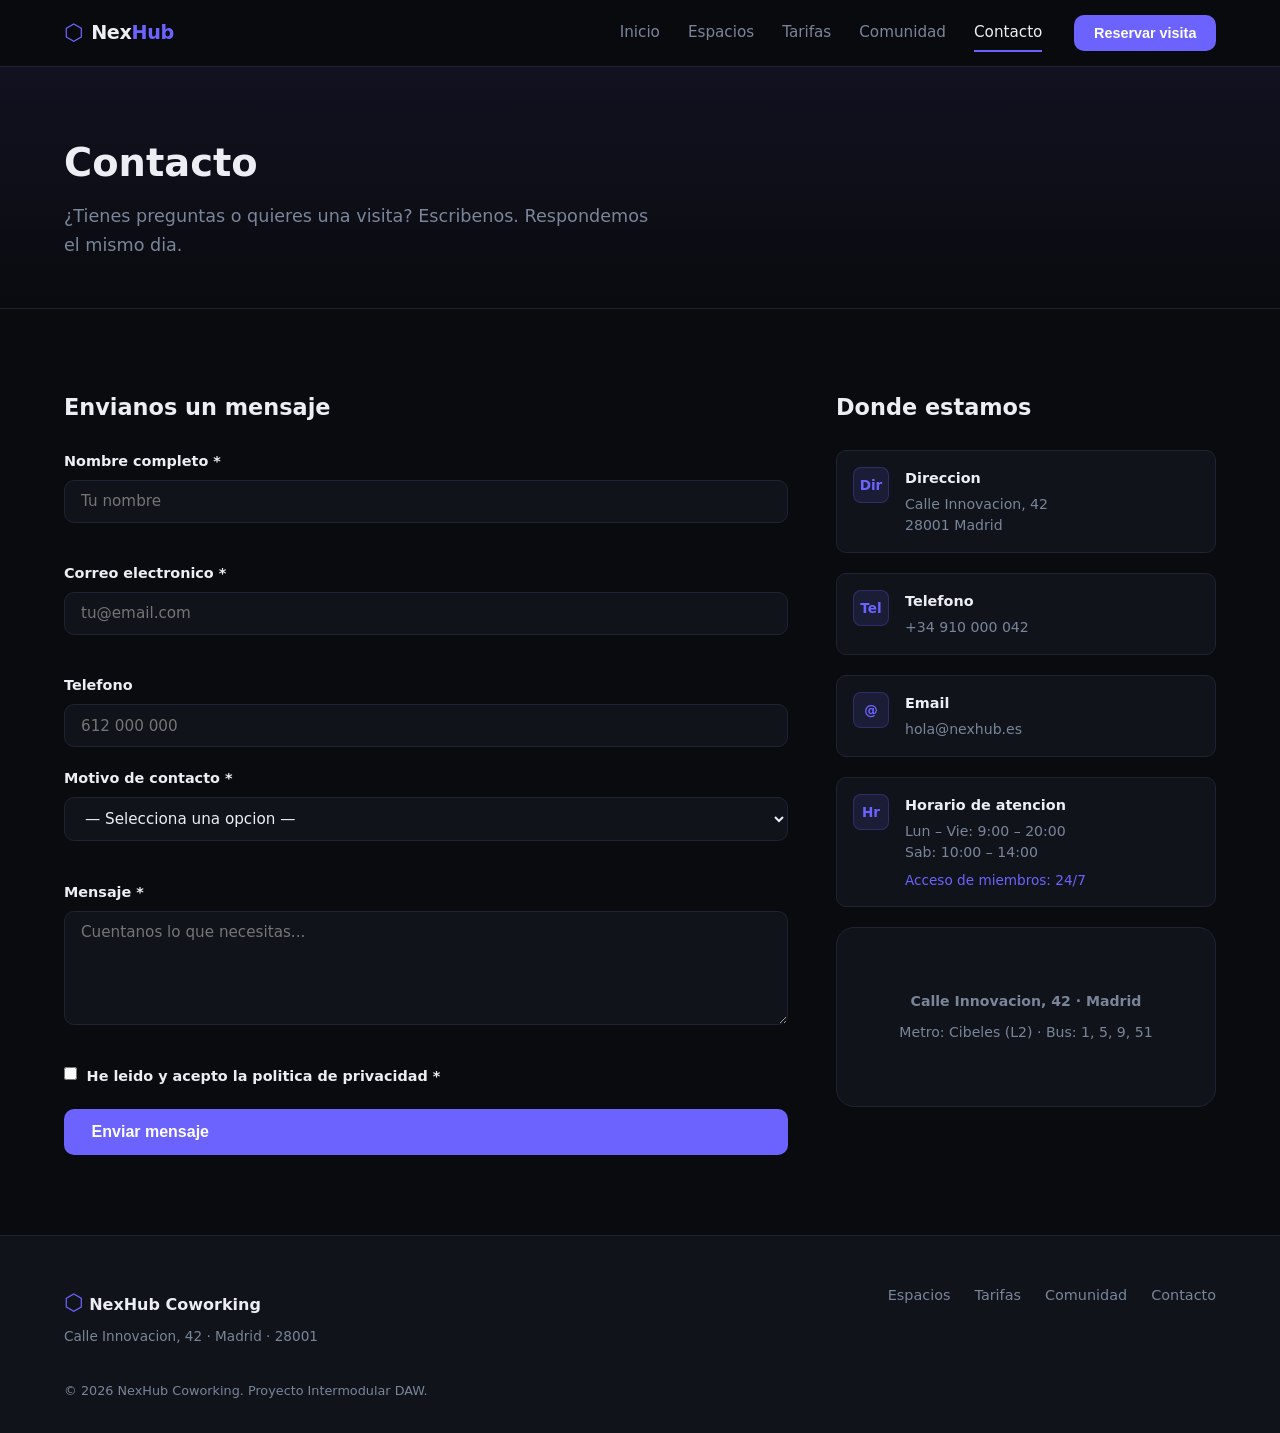
<file: 02_Lenguaje_de_Marcas/contacto.html>
<!DOCTYPE html>
<html lang="es">
<head>
  <meta charset="UTF-8" />
  <meta name="viewport" content="width=device-width, initial-scale=1.0" />
  <title>Contacto — NexHub Coworking</title>
  <link rel="icon" type="image/svg+xml" href="assets/images/favicon.svg" />
  <link rel="stylesheet" href="assets/css/style.css" />
</head>
<body>
  <header class="header">
    <div class="container header__inner">
      <a href="index.html" class="logo"><span class="logo__icon">&#x2B21;</span><span class="logo__text">Nex<strong>Hub</strong></span></a>
      <nav class="nav" id="nav">
        <a href="index.html" class="nav__link">Inicio</a>
        <a href="espacios.html" class="nav__link">Espacios</a>
        <a href="tarifas.html" class="nav__link">Tarifas</a>
        <a href="comunidad.html" class="nav__link">Comunidad</a>
        <a href="contacto.html" class="nav__link nav__link--active">Contacto</a>
      </nav>
      <button class="btn btn--primary btn--sm" onclick="location.href='contacto.html'">Reservar visita</button>
      <button class="nav__toggle" id="navToggle" aria-label="Abrir menu" aria-expanded="false">
        <svg class="icon-menu" width="18" height="18" viewBox="0 0 18 18" fill="none" stroke="currentColor" stroke-width="2" stroke-linecap="round"><line x1="2" y1="4" x2="16" y2="4"/><line x1="2" y1="9" x2="16" y2="9"/><line x1="2" y1="14" x2="16" y2="14"/></svg>
        <svg class="icon-close" width="18" height="18" viewBox="0 0 18 18" fill="none" stroke="currentColor" stroke-width="2" stroke-linecap="round"><line x1="3" y1="3" x2="15" y2="15"/><line x1="15" y1="3" x2="3" y2="15"/></svg>
      </button>
    </div>
  </header>

  <section class="page-hero reveal">
    <div class="container">
      <h1>Contacto</h1>
      <p>¿Tienes preguntas o quieres una visita? Escribenos. Respondemos el mismo dia.</p>
    </div>
  </section>

  <section class="section">
    <div class="container contact__layout">
      <div class="contact__form-wrap reveal--left">
        <h2>Envianos un mensaje</h2>
        <form class="contact-form" id="contactForm" novalidate>
          <div class="form__group">
            <label for="nombre">Nombre completo *</label>
            <input type="text" id="nombre" name="nombre" placeholder="Tu nombre" required />
            <span class="form__error" id="errNombre"></span>
          </div>
          <div class="form__group">
            <label for="email">Correo electronico *</label>
            <input type="email" id="email" name="email" placeholder="tu@email.com" required />
            <span class="form__error" id="errEmail"></span>
          </div>
          <div class="form__group">
            <label for="telefono">Telefono</label>
            <input type="tel" id="telefono" name="telefono" placeholder="612 000 000" />
          </div>
          <div class="form__group">
            <label for="motivo">Motivo de contacto *</label>
            <select id="motivo" name="motivo" required>
              <option value="">— Selecciona una opcion —</option>
              <option value="visita">Solicitar visita gratuita</option>
              <option value="info_tarifas">Informacion sobre tarifas</option>
              <option value="reserva_sala">Reservar sala puntual</option>
              <option value="empresa">Consulta para empresa/equipo</option>
              <option value="otro">Otro</option>
            </select>
            <span class="form__error" id="errMotivo"></span>
          </div>
          <div class="form__group">
            <label for="mensaje">Mensaje *</label>
            <textarea id="mensaje" name="mensaje" rows="5" placeholder="Cuentanos lo que necesitas..." required></textarea>
            <span class="form__error" id="errMensaje"></span>
          </div>
          <div class="form__group form__group--check">
            <input type="checkbox" id="privacidad" name="privacidad" required />
            <label for="privacidad">He leido y acepto la politica de privacidad *</label>
            <span class="form__error" id="errPrivacidad"></span>
          </div>
          <button type="submit" class="btn btn--primary">Enviar mensaje</button>
          <p class="form__success" id="formSuccess" style="display:none">Mensaje enviado. Te respondemos en menos de 24h.</p>
        </form>
      </div>

      <div class="contact__info reveal--right">
        <h2>Donde estamos</h2>
        <div class="contact__info-item">
          <div class="contact__info-icon">Dir</div>
          <div><strong>Direccion</strong><p>Calle Innovacion, 42<br/>28001 Madrid</p></div>
        </div>
        <div class="contact__info-item">
          <div class="contact__info-icon">Tel</div>
          <div><strong>Telefono</strong><p>+34 910 000 042</p></div>
        </div>
        <div class="contact__info-item">
          <div class="contact__info-icon">@</div>
          <div><strong>Email</strong><p>hola@nexhub.es</p></div>
        </div>
        <div class="contact__info-item">
          <div class="contact__info-icon">Hr</div>
          <div><strong>Horario de atencion</strong><p>Lun – Vie: 9:00 – 20:00<br/>Sab: 10:00 – 14:00</p><p style="font-size:.85rem;color:var(--color-accent);margin-top:.4rem">Acceso de miembros: 24/7</p></div>
        </div>
        <div class="map-placeholder">
          <strong>Calle Innovacion, 42 · Madrid</strong>
          <p>Metro: Cibeles (L2) · Bus: 1, 5, 9, 51</p>
        </div>
      </div>
    </div>
  </section>

  <footer class="footer">
    <div class="container footer__inner">
      <div class="footer__brand">
        <span class="logo__icon">&#x2B21;</span> <strong>NexHub</strong> Coworking
        <p>Calle Innovacion, 42 · Madrid · 28001</p>
      </div>
      <div class="footer__links">
        <a href="espacios.html">Espacios</a>
        <a href="tarifas.html">Tarifas</a>
        <a href="comunidad.html">Comunidad</a>
        <a href="contacto.html">Contacto</a>
      </div>
      <p class="footer__copy">&copy; <span id="footer-year"></span> NexHub Coworking. Proyecto Intermodular DAW.</p>
    </div>
  </footer>
  <script src="assets/js/main.js"></script>
</body>
</html>
</file>
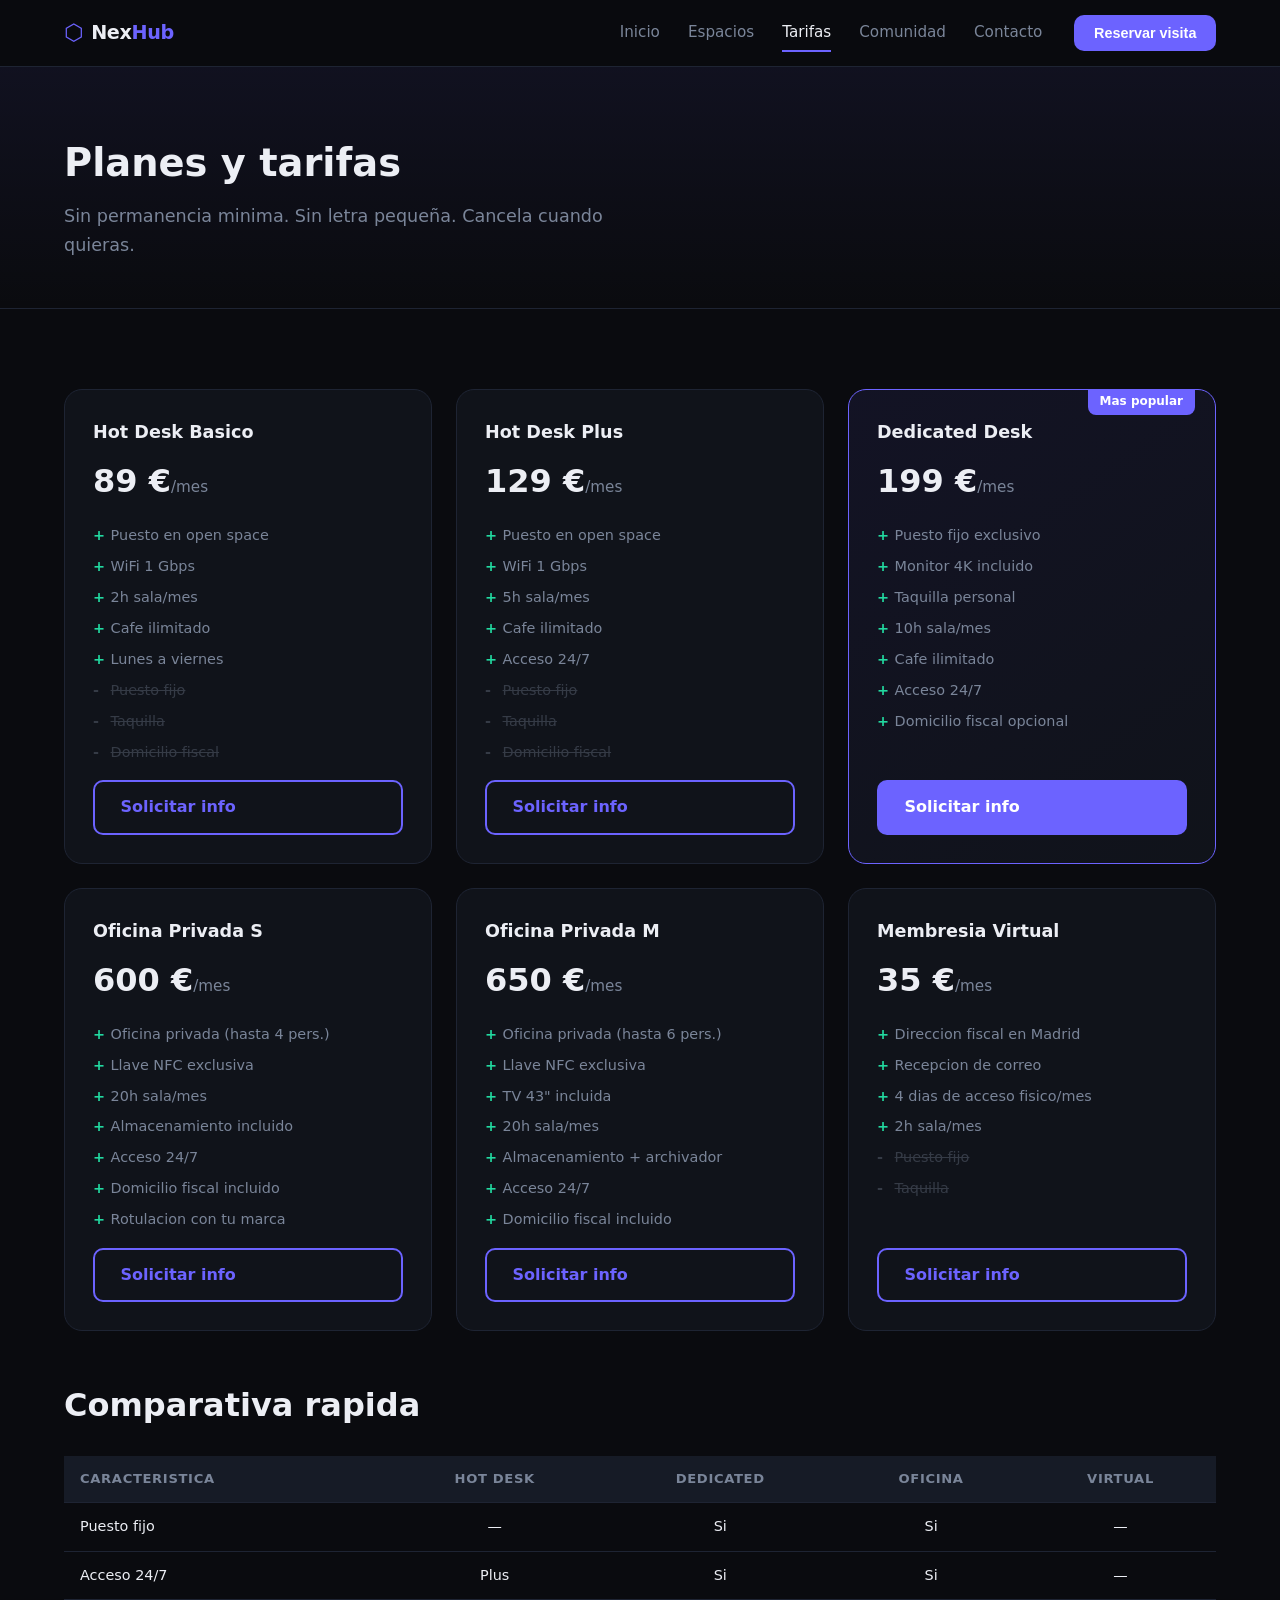
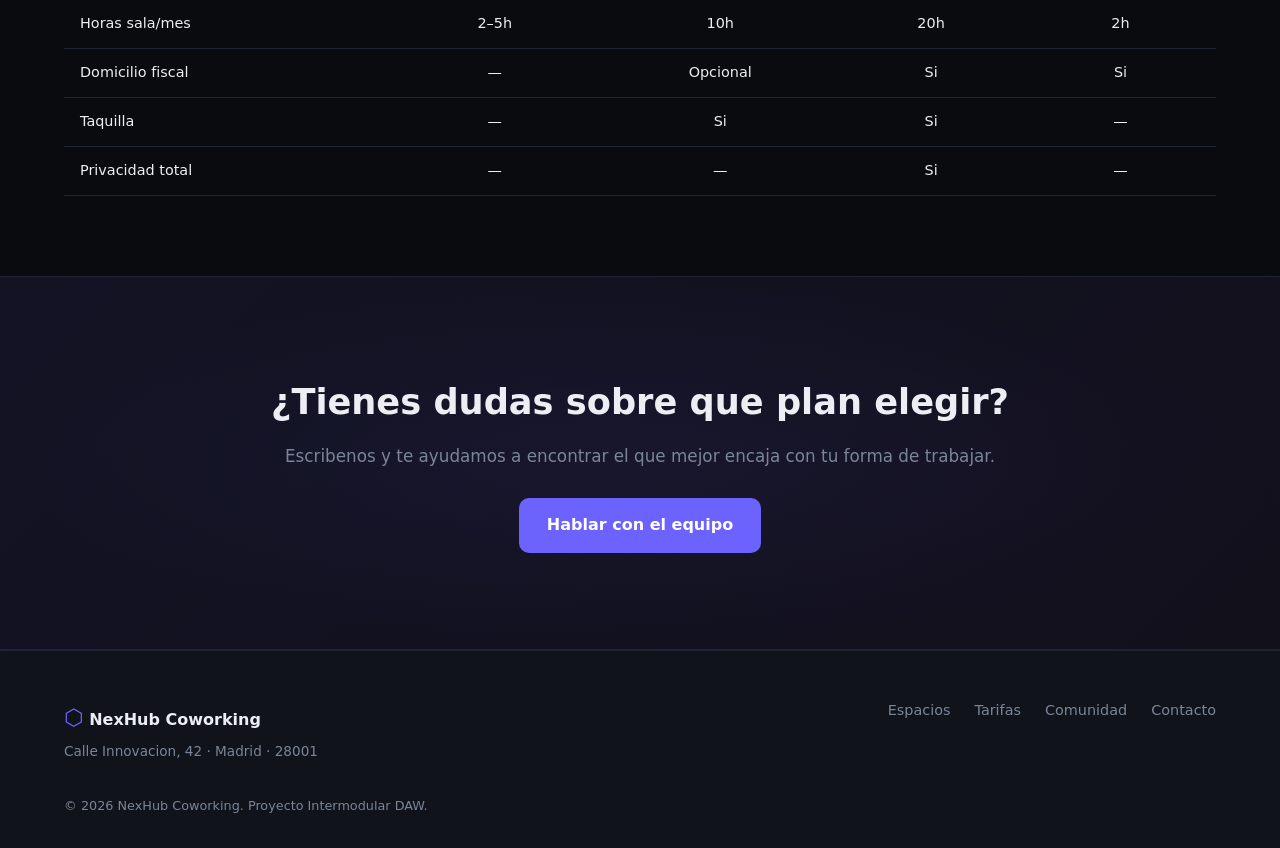
<file: 02_Lenguaje_de_Marcas/tarifas.html>
<!DOCTYPE html>
<html lang="es">
<head>
  <meta charset="UTF-8" />
  <meta name="viewport" content="width=device-width, initial-scale=1.0" />
  <title>Tarifas — NexHub Coworking</title>
  <link rel="icon" type="image/svg+xml" href="assets/images/favicon.svg" />
  <link rel="stylesheet" href="assets/css/style.css" />
</head>
<body>
  <header class="header">
    <div class="container header__inner">
      <a href="index.html" class="logo"><span class="logo__icon">&#x2B21;</span><span class="logo__text">Nex<strong>Hub</strong></span></a>
      <nav class="nav" id="nav">
        <a href="index.html" class="nav__link">Inicio</a>
        <a href="espacios.html" class="nav__link">Espacios</a>
        <a href="tarifas.html" class="nav__link nav__link--active">Tarifas</a>
        <a href="comunidad.html" class="nav__link">Comunidad</a>
        <a href="contacto.html" class="nav__link">Contacto</a>
      </nav>
      <button class="btn btn--primary btn--sm" onclick="location.href='contacto.html'">Reservar visita</button>
      <button class="nav__toggle" id="navToggle" aria-label="Abrir menu" aria-expanded="false">
        <svg class="icon-menu" width="18" height="18" viewBox="0 0 18 18" fill="none" stroke="currentColor" stroke-width="2" stroke-linecap="round"><line x1="2" y1="4" x2="16" y2="4"/><line x1="2" y1="9" x2="16" y2="9"/><line x1="2" y1="14" x2="16" y2="14"/></svg>
        <svg class="icon-close" width="18" height="18" viewBox="0 0 18 18" fill="none" stroke="currentColor" stroke-width="2" stroke-linecap="round"><line x1="3" y1="3" x2="15" y2="15"/><line x1="15" y1="3" x2="3" y2="15"/></svg>
      </button>
    </div>
  </header>

  <section class="page-hero reveal">
    <div class="container">
      <h1>Planes y tarifas</h1>
      <p>Sin permanencia minima. Sin letra pequeña. Cancela cuando quieras.</p>
    </div>
  </section>

  <section class="section">
    <div class="container">
      <div class="pricing__grid">
        <div class="pricing-card reveal reveal-delay-1">
          <div class="pricing-card__header"><h3>Hot Desk Basico</h3><div class="pricing-card__price"><strong>89 €</strong><span>/mes</span></div></div>
          <ul class="pricing-card__features">
            <li>Puesto en open space</li><li>WiFi 1 Gbps</li><li>2h sala/mes</li><li>Cafe ilimitado</li><li>Lunes a viernes</li>
            <li class="disabled">Puesto fijo</li><li class="disabled">Taquilla</li><li class="disabled">Domicilio fiscal</li>
          </ul>
          <a href="contacto.html" class="btn btn--outline">Solicitar info</a>
        </div>
        <div class="pricing-card reveal reveal-delay-2">
          <div class="pricing-card__header"><h3>Hot Desk Plus</h3><div class="pricing-card__price"><strong>129 €</strong><span>/mes</span></div></div>
          <ul class="pricing-card__features">
            <li>Puesto en open space</li><li>WiFi 1 Gbps</li><li>5h sala/mes</li><li>Cafe ilimitado</li><li>Acceso 24/7</li>
            <li class="disabled">Puesto fijo</li><li class="disabled">Taquilla</li><li class="disabled">Domicilio fiscal</li>
          </ul>
          <a href="contacto.html" class="btn btn--outline">Solicitar info</a>
        </div>
        <div class="pricing-card pricing-card--featured reveal reveal-delay-3">
          <span class="pricing-card__badge">Mas popular</span>
          <div class="pricing-card__header"><h3>Dedicated Desk</h3><div class="pricing-card__price"><strong>199 €</strong><span>/mes</span></div></div>
          <ul class="pricing-card__features">
            <li>Puesto fijo exclusivo</li><li>Monitor 4K incluido</li><li>Taquilla personal</li><li>10h sala/mes</li><li>Cafe ilimitado</li><li>Acceso 24/7</li><li>Domicilio fiscal opcional</li>
          </ul>
          <a href="contacto.html" class="btn btn--primary">Solicitar info</a>
        </div>
        <div class="pricing-card reveal reveal-delay-4">
          <div class="pricing-card__header"><h3>Oficina Privada S</h3><div class="pricing-card__price"><strong>600 €</strong><span>/mes</span></div></div>
          <ul class="pricing-card__features">
            <li>Oficina privada (hasta 4 pers.)</li><li>Llave NFC exclusiva</li><li>20h sala/mes</li><li>Almacenamiento incluido</li><li>Acceso 24/7</li><li>Domicilio fiscal incluido</li><li>Rotulacion con tu marca</li>
          </ul>
          <a href="contacto.html" class="btn btn--outline">Solicitar info</a>
        </div>
        <div class="pricing-card reveal reveal-delay-5">
          <div class="pricing-card__header"><h3>Oficina Privada M</h3><div class="pricing-card__price"><strong>650 €</strong><span>/mes</span></div></div>
          <ul class="pricing-card__features">
            <li>Oficina privada (hasta 6 pers.)</li><li>Llave NFC exclusiva</li><li>TV 43" incluida</li><li>20h sala/mes</li><li>Almacenamiento + archivador</li><li>Acceso 24/7</li><li>Domicilio fiscal incluido</li>
          </ul>
          <a href="contacto.html" class="btn btn--outline">Solicitar info</a>
        </div>
        <div class="pricing-card reveal reveal-delay-6">
          <div class="pricing-card__header"><h3>Membresia Virtual</h3><div class="pricing-card__price"><strong>35 €</strong><span>/mes</span></div></div>
          <ul class="pricing-card__features">
            <li>Direccion fiscal en Madrid</li><li>Recepcion de correo</li><li>4 dias de acceso fisico/mes</li><li>2h sala/mes</li>
            <li class="disabled">Puesto fijo</li><li class="disabled">Taquilla</li>
          </ul>
          <a href="contacto.html" class="btn btn--outline">Solicitar info</a>
        </div>
      </div>

      <div class="compare-table-wrap reveal" style="margin-top:3rem">
        <h2 class="section__title" style="margin-bottom:1.5rem">Comparativa rapida</h2>
        <table class="compare-table">
          <thead><tr><th>Caracteristica</th><th>Hot Desk</th><th>Dedicated</th><th>Oficina</th><th>Virtual</th></tr></thead>
          <tbody>
            <tr><td>Puesto fijo</td><td>—</td><td>Si</td><td>Si</td><td>—</td></tr>
            <tr><td>Acceso 24/7</td><td>Plus</td><td>Si</td><td>Si</td><td>—</td></tr>
            <tr><td>Horas sala/mes</td><td>2–5h</td><td>10h</td><td>20h</td><td>2h</td></tr>
            <tr><td>Domicilio fiscal</td><td>—</td><td>Opcional</td><td>Si</td><td>Si</td></tr>
            <tr><td>Taquilla</td><td>—</td><td>Si</td><td>Si</td><td>—</td></tr>
            <tr><td>Privacidad total</td><td>—</td><td>—</td><td>Si</td><td>—</td></tr>
          </tbody>
        </table>
      </div>
    </div>
  </section>

  <section class="cta-section">
    <div class="container cta-section__inner reveal--scale">
      <h2>¿Tienes dudas sobre que plan elegir?</h2>
      <p>Escribenos y te ayudamos a encontrar el que mejor encaja con tu forma de trabajar.</p>
      <a href="contacto.html" class="btn btn--primary">Hablar con el equipo</a>
    </div>
  </section>

  <footer class="footer">
    <div class="container footer__inner">
      <div class="footer__brand">
        <span class="logo__icon">&#x2B21;</span> <strong>NexHub</strong> Coworking
        <p>Calle Innovacion, 42 · Madrid · 28001</p>
      </div>
      <div class="footer__links">
        <a href="espacios.html">Espacios</a>
        <a href="tarifas.html">Tarifas</a>
        <a href="comunidad.html">Comunidad</a>
        <a href="contacto.html">Contacto</a>
      </div>
      <p class="footer__copy">&copy; <span id="footer-year"></span> NexHub Coworking. Proyecto Intermodular DAW.</p>
    </div>
  </footer>
  <script src="assets/js/main.js"></script>
</body>
</html>
</file>
<file: 02_Lenguaje_de_Marcas/assets/css/style.css>
/* ============================================================
   NexHub Coworking — Hoja de estilos principal
   Modulo: Lenguajes de Marcas (0373)
   ============================================================ */


/* ---------- VARIABLES ---------- */

:root {
  --color-bg: #0a0b0f;
  --color-surface: #10131a;
  --color-surface2: #161b26;
  --color-border: #1e2433;
  --color-text: #eceef4;
  --color-muted: #7a8599;
  --color-accent: #6c63ff;
  --color-accent-h: #8b83ff;
  --color-green: #22d9a0;
  --color-blue: #3b9eff;
  --color-purple: #b06bff;
  --color-white: #ffffff;
  --font-main: 'Segoe UI', system-ui, -apple-system, sans-serif;
  --radius: 10px;
  --radius-lg: 18px;
  --shadow: 0 4px 24px rgba(0, 0, 0, .45);
  --shadow-lg: 0 12px 50px rgba(0, 0, 0, .65);
  --transition: 0.2s ease;
  --max-width: 1200px;
}


/* ---------- RESET ---------- */

*,
*::before,
*::after {
  box-sizing: border-box;
  margin: 0;
  padding: 0;
}

html {
  scroll-behavior: smooth;
}

body {
  font-family: var(--font-main);
  background: var(--color-bg);
  color: var(--color-text);
  line-height: 1.65;
  font-size: 16px;
  overflow-x: hidden;
}

img {
  max-width: 100%;
  display: block;
  object-fit: cover;
}

a {
  color: var(--color-accent);
  text-decoration: none;
  transition: color var(--transition);
}

a:hover {
  color: var(--color-accent-h);
}

ul {
  list-style: none;
}


/* ---------- CONTAINER ---------- */

.container {
  max-width: var(--max-width);
  margin: 0 auto;
  padding: 0 1.5rem;
}


/* ============================================================
   ANIMACIONES DE SCROLL
   ============================================================ */

.reveal {
  opacity: 0;
  transform: translateY(32px);
  transition: opacity 0.6s ease, transform 0.6s ease;
}

.reveal.visible {
  opacity: 1;
  transform: translateY(0);
}

.reveal--left {
  opacity: 0;
  transform: translateX(-40px);
  transition: opacity 0.65s ease, transform 0.65s ease;
}

.reveal--right {
  opacity: 0;
  transform: translateX(40px);
  transition: opacity 0.65s ease, transform 0.65s ease;
}

.reveal--scale {
  opacity: 0;
  transform: scale(0.92);
  transition: opacity 0.55s ease, transform 0.55s ease;
}

.reveal--left.visible,
.reveal--right.visible {
  opacity: 1;
  transform: translateX(0);
}

.reveal--scale.visible {
  opacity: 1;
  transform: scale(1);
}

.reveal-delay-1 {
  transition-delay: 0.05s;
}

.reveal-delay-2 {
  transition-delay: 0.12s;
}

.reveal-delay-3 {
  transition-delay: 0.19s;
}

.reveal-delay-4 {
  transition-delay: 0.26s;
}

.reveal-delay-5 {
  transition-delay: 0.33s;
}

.reveal-delay-6 {
  transition-delay: 0.40s;
}


/* ---------- BUTTONS ---------- */

.btn {
  display: inline-flex;
  align-items: center;
  gap: .5rem;
  padding: .75rem 1.6rem;
  border-radius: var(--radius);
  font-size: 1rem;
  font-weight: 600;
  cursor: pointer;
  border: 2px solid transparent;
  transition: background var(--transition), color var(--transition), border-color var(--transition), transform var(--transition), box-shadow var(--transition);
  white-space: nowrap;
}

.btn:hover {
  transform: translateY(-2px);
  box-shadow: 0 6px 20px rgba(108, 99, 255, .28);
}

.btn--primary {
  background: var(--color-accent);
  color: var(--color-white);
}

.btn--primary:hover {
  background: var(--color-accent-h);
  color: var(--color-white);
}

.btn--outline {
  background: transparent;
  color: var(--color-accent);
  border-color: var(--color-accent);
}

.btn--outline:hover {
  background: var(--color-accent);
  color: var(--color-white);
}

.btn--sm {
  padding: .5rem 1.1rem;
  font-size: .9rem;
}


/* ---------- BADGE ---------- */

.badge {
  display: inline-block;
  padding: .2rem .7rem;
  border-radius: 999px;
  font-size: .8rem;
  font-weight: 600;
  background: rgba(108, 99, 255, .18);
  color: var(--color-accent);
  border: 1px solid rgba(108, 99, 255, .3);
  width: fit-content;
}

.badge--green {
  background: rgba(34, 217, 160, .15);
  color: var(--color-green);
  border-color: rgba(34, 217, 160, .3);
}

.badge--blue {
  background: rgba(59, 158, 255, .15);
  color: var(--color-blue);
  border-color: rgba(59, 158, 255, .3);
}

.badge--purple {
  background: rgba(176, 107, 255, .15);
  color: var(--color-purple);
  border-color: rgba(176, 107, 255, .3);
}


/* ---------- HEADER ---------- */

.header {
  position: sticky;
  top: 0;
  z-index: 100;
  background: rgba(10, 11, 15, .93);
  backdrop-filter: blur(16px);
  border-bottom: 1px solid var(--color-border);
  transition: box-shadow 0.3s ease;
}

.header.scrolled {
  box-shadow: 0 4px 30px rgba(0, 0, 0, .5);
}

.header__inner {
  display: flex;
  align-items: center;
  gap: 2rem;
  padding-top: .9rem;
  padding-bottom: .9rem;
}

.logo {
  display: flex;
  align-items: center;
  gap: .5rem;
  font-size: 1.2rem;
  color: var(--color-text);
  font-weight: 700;
  letter-spacing: -.02em;
  text-decoration: none;
  flex-shrink: 0;
}

.logo:hover {
  color: var(--color-text);
}

.logo__icon {
  color: var(--color-accent);
  font-size: 1.4rem;
}

.logo__text strong {
  color: var(--color-accent);
}

.nav {
  display: flex;
  gap: 1.75rem;
  margin-left: auto;
}

.nav__link {
  font-size: .95rem;
  color: var(--color-muted);
  font-weight: 500;
  transition: color var(--transition);
  padding: .3rem 0;
  position: relative;
}

.nav__link::after {
  content: '';
  position: absolute;
  bottom: -2px;
  left: 0;
  width: 0;
  height: 2px;
  background: var(--color-accent);
  transition: width var(--transition);
}

.nav__link:hover,
.nav__link--active {
  color: var(--color-text);
}

.nav__link--active::after,
.nav__link:hover::after {
  width: 100%;
}


/* Hamburguesa — oculta en escritorio */

.nav__toggle {
  display: none;
  background: none;
  border: 1px solid var(--color-border);
  border-radius: var(--radius);
  color: var(--color-text);
  cursor: pointer;
  width: 38px;
  height: 38px;
  align-items: center;
  justify-content: center;
  flex-shrink: 0;
  margin-left: auto;
  position: relative;
  transition: border-color var(--transition), background var(--transition);
}

.nav__toggle:hover {
  border-color: var(--color-accent);
  background: rgba(108, 99, 255, .08);
}

.nav__toggle .icon-menu,
.nav__toggle .icon-close {
  position: absolute;
  transition: opacity 0.2s ease, transform 0.2s ease;
  pointer-events: none;
  line-height: 1;
}

.nav__toggle .icon-close {
  opacity: 0;
  transform: rotate(-45deg) scale(0.7);
}

.nav__toggle.active .icon-menu {
  opacity: 0;
  transform: rotate(45deg) scale(0.7);
}

.nav__toggle.active .icon-close {
  opacity: 1;
  transform: rotate(0deg) scale(1);
}


/* ---------- SECTION BASE ---------- */

.section {
  padding: 5rem 0;
}

.section--alt {
  background: var(--color-surface);
}

.section__title {
  font-size: 2rem;
  font-weight: 800;
  margin-bottom: .5rem;
}

.section__subtitle {
  color: var(--color-muted);
  margin-bottom: 2.5rem;
  font-size: 1.05rem;
}


/* ---------- PAGE HERO ---------- */

.page-hero {
  padding: 4rem 0 3rem;
  background: linear-gradient(180deg, rgba(108, 99, 255, .07) 0%, transparent 100%);
  border-bottom: 1px solid var(--color-border);
}

.page-hero h1 {
  font-size: 2.4rem;
  font-weight: 800;
  margin-bottom: .5rem;
}

.page-hero p {
  color: var(--color-muted);
  max-width: 600px;
  font-size: 1.1rem;
}


/* ---------- HERO ---------- */

.hero {
  padding: 6rem 0 5rem;
  position: relative;
  overflow: hidden;
}

.hero::before {
  content: '';
  position: absolute;
  top: -150px;
  right: -100px;
  width: 700px;
  height: 700px;
  background: radial-gradient(circle, rgba(108, 99, 255, .1) 0%, transparent 65%);
  pointer-events: none;
}

.hero::after {
  content: '';
  position: absolute;
  bottom: -100px;
  left: -50px;
  width: 400px;
  height: 400px;
  background: radial-gradient(circle, rgba(34, 217, 160, .05) 0%, transparent 70%);
  pointer-events: none;
}

.hero__inner {
  display: grid;
  grid-template-columns: 1fr 1fr;
  gap: 4rem;
  align-items: center;
  position: relative;
}

.hero__title {
  font-size: 3rem;
  font-weight: 800;
  line-height: 1.15;
  margin: .8rem 0 1rem;
  letter-spacing: -.02em;
}

.hero__subtitle {
  color: var(--color-muted);
  font-size: 1.1rem;
  margin-bottom: 2rem;
  max-width: 480px;
}

.hero__actions {
  display: flex;
  gap: 1rem;
  flex-wrap: wrap;
}

.hero__visual {
  position: relative;
}

.hero__img-wrap {
  position: relative;
  border-radius: var(--radius-lg);
  overflow: hidden;
  box-shadow: var(--shadow-lg);
}

.hero__img-wrap img {
  width: 100%;
  height: 400px;
  object-fit: cover;
  filter: brightness(.82);
  transition: filter 0.4s ease;
}

.hero__img-wrap:hover img {
  filter: brightness(.9);
}

.hero__img-wrap::after {
  content: '';
  position: absolute;
  inset: 0;
  background: linear-gradient(135deg, rgba(108, 99, 255, .2) 0%, transparent 55%);
  border-radius: var(--radius-lg);
  pointer-events: none;
}

.hero__stats {
  display: grid;
  grid-template-columns: 1fr 1fr;
  gap: .75rem;
  margin-top: 1rem;
}

.stat-pill {
  background: var(--color-surface);
  border: 1px solid var(--color-border);
  border-radius: var(--radius);
  padding: .9rem 1rem;
  text-align: center;
  transition: border-color var(--transition), transform var(--transition);
}

.stat-pill:hover {
  border-color: rgba(108, 99, 255, .35);
  transform: translateY(-2px);
}

.stat-pill__num {
  display: block;
  font-size: 1.6rem;
  font-weight: 800;
  color: var(--color-accent);
  line-height: 1;
}

.stat-pill__label {
  display: block;
  font-size: .75rem;
  color: var(--color-muted);
  margin-top: .25rem;
  text-transform: uppercase;
  letter-spacing: .04em;
}


/* ---------- FEATURES ---------- */

.features__grid {
  display: grid;
  grid-template-columns: repeat(3, 1fr);
  gap: 1.5rem;
  margin-top: 2.5rem;
}

.feature-card {
  background: var(--color-surface);
  border: 1px solid var(--color-border);
  border-radius: var(--radius-lg);
  overflow: hidden;
  transition: border-color .3s ease, transform .3s ease, box-shadow .3s ease;
}

.feature-card:hover {
  border-color: rgba(108, 99, 255, .45);
  transform: translateY(-5px);
  box-shadow: 0 12px 35px rgba(108, 99, 255, .12);
}

.feature-card__img {
  width: 100%;
  height: 160px;
  object-fit: cover;
  filter: brightness(.75) saturate(1.1);
  transition: filter .4s ease, transform .4s ease;
}

.feature-card:hover .feature-card__img {
  filter: brightness(.88) saturate(1.2);
  transform: scale(1.04);
}

.feature-card__body {
  padding: 1.25rem;
}

.feature-card__body h3 {
  font-size: 1rem;
  font-weight: 700;
  margin-bottom: .4rem;
}

.feature-card__body p {
  font-size: .88rem;
  color: var(--color-muted);
  line-height: 1.55;
}


/* ---------- PLANS PREVIEW ---------- */

.plans__grid {
  display: grid;
  grid-template-columns: repeat(3, 1fr);
  gap: 1.5rem;
  margin-top: 2.5rem;
}

.plan-card {
  background: var(--color-surface);
  border: 1px solid var(--color-border);
  border-radius: var(--radius-lg);
  padding: 1.75rem;
  display: flex;
  flex-direction: column;
  gap: 1rem;
  transition: border-color .3s ease, transform .3s ease;
}

.plan-card:hover {
  border-color: rgba(108, 99, 255, .4);
  transform: translateY(-3px);
}

.plan-card--featured {
  border-color: var(--color-accent);
  background: linear-gradient(145deg, rgba(108, 99, 255, .09) 0%, var(--color-surface) 100%);
  position: relative;
}

.plan-card__badge {
  position: absolute;
  top: -1px;
  right: 1.25rem;
  background: var(--color-accent);
  color: var(--color-white);
  font-size: .75rem;
  font-weight: 700;
  padding: .2rem .75rem;
  border-radius: 0 0 8px 8px;
}

.plan-card h3 {
  font-size: 1.15rem;
  font-weight: 700;
}

.plan-card__price {
  font-size: .95rem;
  color: var(--color-muted);
}

.plan-card__price strong {
  font-size: 1.8rem;
  color: var(--color-text);
  font-weight: 800;
}

.plan-card__list {
  display: flex;
  flex-direction: column;
  gap: .4rem;
  font-size: .9rem;
  color: var(--color-muted);
  flex: 1;
}

.plan-card__list li {
  padding-left: 1rem;
  position: relative;
}

.plan-card__list li::before {
  content: '+';
  position: absolute;
  left: 0;
  color: var(--color-accent);
  font-weight: 700;
}


/* ---------- PRICING ---------- */

.pricing__grid {
  display: grid;
  grid-template-columns: repeat(3, 1fr);
  gap: 1.5rem;
}

.pricing-card {
  background: var(--color-surface);
  border: 1px solid var(--color-border);
  border-radius: var(--radius-lg);
  padding: 1.75rem;
  display: flex;
  flex-direction: column;
  gap: 1rem;
  position: relative;
  transition: border-color .3s ease, transform .3s ease;
}

.pricing-card:hover {
  border-color: rgba(108, 99, 255, .4);
  transform: translateY(-3px);
}

.pricing-card--featured {
  border-color: var(--color-accent);
  background: linear-gradient(145deg, rgba(108, 99, 255, .09) 0%, var(--color-surface) 100%);
}

.pricing-card__badge {
  position: absolute;
  top: -1px;
  right: 1.25rem;
  background: var(--color-accent);
  color: var(--color-white);
  font-size: .75rem;
  font-weight: 700;
  padding: .2rem .75rem;
  border-radius: 0 0 8px 8px;
}

.pricing-card__header h3 {
  font-size: 1.1rem;
  font-weight: 700;
  margin-bottom: .5rem;
}

.pricing-card__price {
  font-size: .95rem;
  color: var(--color-muted);
}

.pricing-card__price strong {
  font-size: 2rem;
  color: var(--color-text);
  font-weight: 800;
}

.pricing-card__features {
  flex: 1;
  display: flex;
  flex-direction: column;
  gap: .45rem;
  font-size: .9rem;
  color: var(--color-muted);
}

.pricing-card__features li {
  padding-left: 1.1rem;
  position: relative;
}

.pricing-card__features li::before {
  content: '+';
  position: absolute;
  left: 0;
  color: var(--color-green);
  font-weight: 700;
}

.pricing-card__features li.disabled {
  opacity: .35;
  text-decoration: line-through;
}

.pricing-card__features li.disabled::before {
  content: '-';
  color: var(--color-muted);
}


/* ---------- TABLA COMPARATIVA ---------- */

.compare-table-wrap {
  overflow-x: auto;
}

.compare-table {
  width: 100%;
  border-collapse: collapse;
  font-size: .9rem;
}

.compare-table th,
.compare-table td {
  padding: .75rem 1rem;
  text-align: center;
  border-bottom: 1px solid var(--color-border);
}

.compare-table th:first-child,
.compare-table td:first-child {
  text-align: left;
}

.compare-table thead th {
  background: var(--color-surface2);
  font-weight: 700;
  font-size: .82rem;
  color: var(--color-muted);
  text-transform: uppercase;
  letter-spacing: .05em;
}

.compare-table tbody tr:hover {
  background: var(--color-surface);
}


/* ---------- SPACES ---------- */

.spaces__grid {
  display: grid;
  grid-template-columns: repeat(2, 1fr);
  gap: 1.5rem;
  margin-top: 1.5rem;
}

.spaces__grid--three {
  grid-template-columns: repeat(3, 1fr);
}

.space-card {
  background: var(--color-surface);
  border: 1px solid var(--color-border);
  border-radius: var(--radius-lg);
  overflow: hidden;
  transition: border-color .3s ease, transform .3s ease, box-shadow .3s ease;
}

.space-card:hover {
  border-color: rgba(108, 99, 255, .45);
  transform: translateY(-5px);
  box-shadow: 0 14px 40px rgba(108, 99, 255, .1);
}

.space-card__img {
  width: 100%;
  height: 210px;
  object-fit: cover;
  filter: brightness(.78) saturate(1.05);
  transition: filter .4s ease, transform .4s ease;
}

.space-card:hover .space-card__img {
  filter: brightness(.9) saturate(1.1);
  transform: scale(1.04);
}

.space-card__body {
  padding: 1.5rem;
  display: flex;
  flex-direction: column;
  gap: .75rem;
}

.space-card__body h3 {
  font-size: 1.1rem;
  font-weight: 700;
}

.space-card__specs {
  display: flex;
  flex-direction: column;
  gap: .35rem;
  font-size: .88rem;
  color: var(--color-muted);
}

.space-card__specs li {
  padding-left: 1rem;
  position: relative;
}

.space-card__specs li::before {
  content: '—';
  position: absolute;
  left: 0;
  color: var(--color-border);
}

.space-card--sm .space-card__body {
  padding: 1.25rem;
}

.price-inline {
  font-size: 1rem;
  color: var(--color-accent);
  font-weight: 600;
}


/* ---------- PROFILES ---------- */

.profiles__grid {
  display: grid;
  grid-template-columns: repeat(4, 1fr);
  gap: 1.5rem;
  margin-top: 2.5rem;
}

.profile-card {
  background: var(--color-surface);
  border: 1px solid var(--color-border);
  border-radius: var(--radius-lg);
  overflow: hidden;
  transition: border-color .3s ease, transform .3s ease;
}

.profile-card:hover {
  border-color: rgba(108, 99, 255, .4);
  transform: translateY(-4px);
}

.profile-card__img {
  width: 100%;
  height: 130px;
  object-fit: cover;
  filter: brightness(.68) saturate(.85);
  transition: filter .4s ease;
}

.profile-card:hover .profile-card__img {
  filter: brightness(.82) saturate(1);
}

.profile-card__body {
  padding: 1.25rem;
  display: flex;
  flex-direction: column;
  gap: .5rem;
}

.profile-card__body h3 {
  font-size: 1rem;
  font-weight: 700;
}

.profile-card__body p {
  font-size: .85rem;
  color: var(--color-muted);
  line-height: 1.5;
}


/* ---------- EVENTS ---------- */

.events__grid {
  display: grid;
  grid-template-columns: repeat(2, 1fr);
  gap: 1.5rem;
  margin-top: 2.5rem;
}

.event-card {
  background: var(--color-surface2);
  border: 1px solid var(--color-border);
  border-radius: var(--radius-lg);
  overflow: hidden;
  transition: border-color .3s ease, transform .3s ease;
}

.event-card:hover {
  border-color: rgba(108, 99, 255, .4);
  transform: translateY(-3px);
}

.event-card__img {
  width: 100%;
  height: 170px;
  object-fit: cover;
  filter: brightness(.68);
  transition: filter .4s ease, transform .4s ease;
}

.event-card:hover .event-card__img {
  filter: brightness(.82);
  transform: scale(1.04);
}

.event-card__body {
  padding: 1.25rem;
}

.event-card__tag {
  display: inline-block;
  font-size: .72rem;
  font-weight: 700;
  color: var(--color-accent);
  text-transform: uppercase;
  letter-spacing: .07em;
  margin-bottom: .5rem;
}

.event-card__body h3 {
  font-size: 1rem;
  font-weight: 700;
  margin-bottom: .4rem;
}

.event-card__body p {
  font-size: .87rem;
  color: var(--color-muted);
  line-height: 1.5;
}


/* ---------- TESTIMONIALS ---------- */

.testimonials__grid {
  display: grid;
  grid-template-columns: repeat(3, 1fr);
  gap: 1.5rem;
  margin-top: 2.5rem;
}

.testimonial {
  background: var(--color-surface2);
  border: 1px solid var(--color-border);
  border-radius: var(--radius-lg);
  padding: 1.5rem;
  transition: border-color .3s ease, transform .3s ease;
}

.testimonial:hover {
  border-color: rgba(108, 99, 255, .3);
  transform: translateY(-3px);
}

.testimonial p {
  font-size: .95rem;
  color: var(--color-text);
  line-height: 1.6;
  font-style: italic;
  margin-bottom: 1rem;
}

.testimonial footer {
  font-size: .82rem;
  color: var(--color-accent);
  font-weight: 600;
}


/* ---------- CTA ---------- */

.cta-section {
  padding: 6rem 0;
  background: linear-gradient(135deg, rgba(108, 99, 255, .09) 0%, rgba(176, 107, 255, .05) 100%);
  border-top: 1px solid var(--color-border);
  border-bottom: 1px solid var(--color-border);
  text-align: center;
  position: relative;
  overflow: hidden;
}

.cta-section::before {
  content: '';
  position: absolute;
  inset: 0;
  background: radial-gradient(ellipse at center, rgba(108, 99, 255, .06) 0%, transparent 70%);
  pointer-events: none;
}

.cta-section__inner {
  position: relative;
}

.cta-section__inner h2 {
  font-size: 2.2rem;
  margin-bottom: .75rem;
  font-weight: 800;
}

.cta-section__inner p {
  color: var(--color-muted);
  margin-bottom: 1.75rem;
  font-size: 1.05rem;
}


/* ---------- CONTACT ---------- */

.contact__layout {
  display: grid;
  grid-template-columns: 1fr 380px;
  gap: 3rem;
  align-items: start;
}

.contact__form-wrap h2 {
  font-size: 1.4rem;
  font-weight: 700;
  margin-bottom: 1.5rem;
}

.contact-form {
  display: flex;
  flex-direction: column;
  gap: 1.25rem;
}

.form__group {
  display: flex;
  flex-direction: column;
  gap: .4rem;
}

.form__group label {
  font-size: .9rem;
  font-weight: 600;
  color: var(--color-text);
}

.form__group input,
.form__group select,
.form__group textarea {
  background: var(--color-surface);
  border: 1px solid var(--color-border);
  border-radius: var(--radius);
  color: var(--color-text);
  padding: .7rem 1rem;
  font-size: .95rem;
  font-family: var(--font-main);
  transition: border-color var(--transition), box-shadow var(--transition);
  width: 100%;
}

.form__group input:focus,
.form__group select:focus,
.form__group textarea:focus {
  outline: none;
  border-color: var(--color-accent);
  box-shadow: 0 0 0 3px rgba(108, 99, 255, .12);
}

.form__group--check {
  flex-direction: row;
  align-items: flex-start;
  gap: .6rem;
}

.form__group--check input {
  width: auto;
  margin-top: .15rem;
}

.form__error {
  font-size: .82rem;
  color: #ff6b6b;
  min-height: 1em;
}

.form__success {
  font-size: .95rem;
  color: var(--color-green);
  background: rgba(34, 217, 160, .1);
  border: 1px solid rgba(34, 217, 160, .3);
  padding: .75rem 1rem;
  border-radius: var(--radius);
}

.contact__info h2 {
  font-size: 1.4rem;
  font-weight: 700;
  margin-bottom: 1.5rem;
}

.contact__info-item {
  display: flex;
  gap: 1rem;
  margin-bottom: 1.25rem;
  padding: 1rem;
  background: var(--color-surface);
  border: 1px solid var(--color-border);
  border-radius: var(--radius);
  transition: border-color var(--transition);
}

.contact__info-item:hover {
  border-color: rgba(108, 99, 255, .35);
}

.contact__info-item strong {
  display: block;
  font-size: .9rem;
  margin-bottom: .2rem;
}

.contact__info-item p {
  font-size: .88rem;
  color: var(--color-muted);
  line-height: 1.5;
}

.contact__info-icon {
  width: 36px;
  height: 36px;
  background: rgba(108, 99, 255, .12);
  border: 1px solid rgba(108, 99, 255, .25);
  border-radius: 8px;
  display: flex;
  align-items: center;
  justify-content: center;
  font-size: .85rem;
  color: var(--color-accent);
  font-weight: 700;
  flex-shrink: 0;
}

.map-placeholder {
  background: var(--color-surface);
  border: 1px solid var(--color-border);
  border-radius: var(--radius-lg);
  height: 180px;
  display: flex;
  flex-direction: column;
  align-items: center;
  justify-content: center;
  gap: .5rem;
  color: var(--color-muted);
  font-size: .88rem;
  margin-top: .5rem;
}


/* ---------- FOOTER ---------- */

.footer {
  background: var(--color-surface);
  border-top: 1px solid var(--color-border);
  padding: 3rem 0 2rem;
}

.footer__inner {
  display: flex;
  flex-wrap: wrap;
  gap: 2rem;
  align-items: flex-start;
  justify-content: space-between;
}

.footer__brand {
  font-weight: 700;
  font-size: 1rem;
}

.footer__brand p {
  font-size: .85rem;
  color: var(--color-muted);
  margin-top: .3rem;
  font-weight: 400;
}

.footer__links {
  display: flex;
  gap: 1.5rem;
  flex-wrap: wrap;
}

.footer__links a {
  font-size: .9rem;
  color: var(--color-muted);
  transition: color var(--transition);
}

.footer__links a:hover {
  color: var(--color-text);
}

.footer__copy {
  font-size: .8rem;
  color: var(--color-muted);
  width: 100%;
}


/* ---------- RESPONSIVE ---------- */

@media (max-width: 1024px) {
  .features__grid,
  .plans__grid {
    grid-template-columns: repeat(2, 1fr);
  }
  .pricing__grid {
    grid-template-columns: repeat(2, 1fr);
  }
  .profiles__grid {
    grid-template-columns: repeat(2, 1fr);
  }
  .events__grid {
    grid-template-columns: repeat(2, 1fr);
  }
}

@media (max-width: 768px) {
  .nav {
    display: none;
    flex-direction: column;
    position: absolute;
    top: 100%;
    left: 0;
    right: 0;
    background: rgba(10, 11, 15, .97);
    backdrop-filter: blur(16px);
    padding: 1.25rem 1.5rem 1.5rem;
    border-bottom: 1px solid var(--color-border);
    gap: .25rem;
    z-index: 99;
  }
  .nav.open {
    display: flex;
  }
  .nav__link {
    padding: .65rem 0;
    font-size: 1rem;
    border-bottom: 1px solid var(--color-border);
  }
  .nav__link:last-child {
    border-bottom: none;
  }
  .nav__toggle {
    display: flex;
    margin-left: auto;
  }
  .header__inner> .btn {
    display: none;
  }
  .header {
    position: relative;
  }
  .hero {
    padding: 3.5rem 0 3rem;
  }
  .hero__inner {
    grid-template-columns: 1fr;
  }
  .hero__title {
    font-size: 2.1rem;
  }
  .hero__img-wrap img {
    height: 260px;
  }
  .hero__stats {
    grid-template-columns: repeat(4, 1fr);
  }
  .features__grid,
  .plans__grid,
  .pricing__grid,
  .spaces__grid,
  .profiles__grid,
  .events__grid,
  .testimonials__grid {
    grid-template-columns: 1fr;
  }
  .spaces__grid--three {
    grid-template-columns: 1fr;
  }
  .contact__layout {
    grid-template-columns: 1fr;
  }
}

@media (max-width: 480px) {
  .hero__title {
    font-size: 1.75rem;
  }
  .hero__actions {
    flex-direction: column;
  }
  .hero__stats {
    grid-template-columns: repeat(2, 1fr);
  }
  .section__title {
    font-size: 1.65rem;
  }
  .footer__inner {
    flex-direction: column;
  }
  .pricing__grid {
    grid-template-columns: 1fr;
  }
}
</file>
